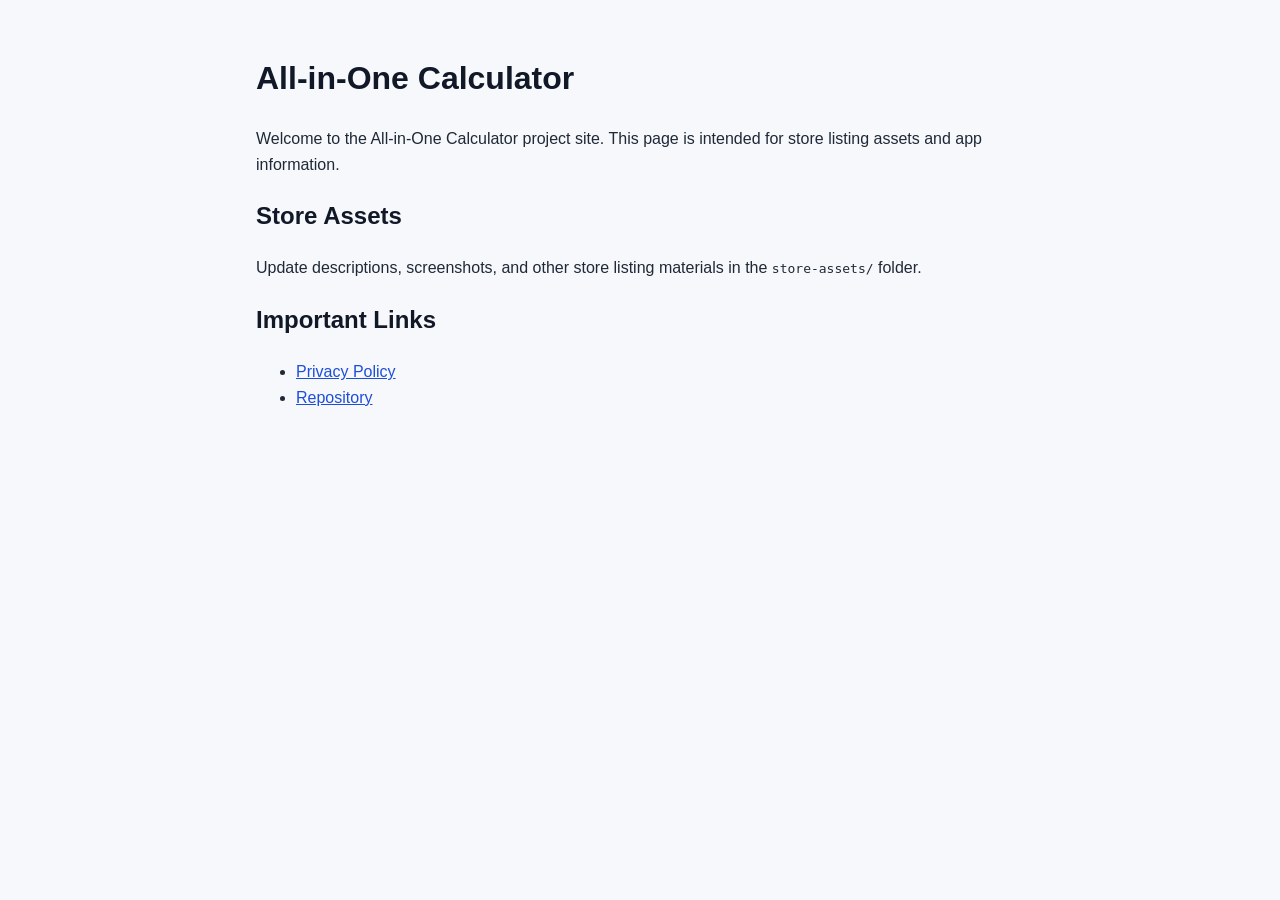
<file: docs/index.html>
<!doctype html>
<html lang="en">
<head>
  <meta charset="UTF-8" />
  <meta name="viewport" content="width=device-width, initial-scale=1.0" />
  <title>All-in-One Calculator</title>
  <link rel="stylesheet" href="./styles.css" />
</head>
<body>
  <main class="container">
    <h1>All-in-One Calculator</h1>
    <p>
      Welcome to the All-in-One Calculator project site. This page is intended for
      store listing assets and app information.
    </p>

    <h2>Store Assets</h2>
    <p>
      Update descriptions, screenshots, and other store listing materials in the
      <code>store-assets/</code> folder.
    </p>

    <h2>Important Links</h2>
    <ul>
      <li><a href="./privacy.html">Privacy Policy</a></li>
      <li><a href="https://github.com/HunterPillu/AIO-Calculator">Repository</a></li>
    </ul>
  </main>
</body>
</html>
</file>
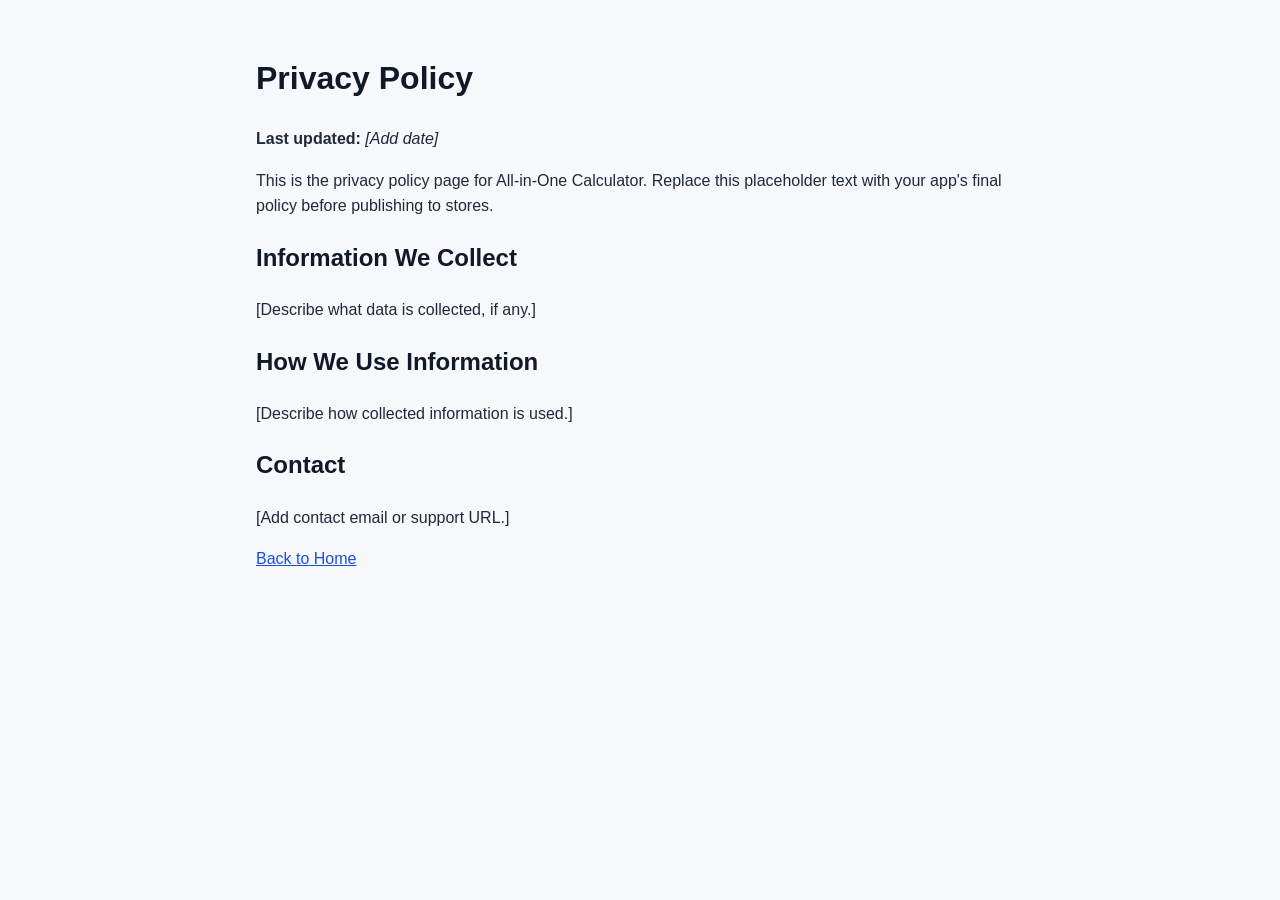
<file: docs/privacy.html>
<!doctype html>
<html lang="en">
<head>
  <meta charset="UTF-8" />
  <meta name="viewport" content="width=device-width, initial-scale=1.0" />
  <title>Privacy Policy - All-in-One Calculator</title>
  <link rel="stylesheet" href="./styles.css" />
</head>
<body>
  <main class="container">
    <h1>Privacy Policy</h1>
    <p><strong>Last updated:</strong> <em>[Add date]</em></p>

    <p>
      This is the privacy policy page for All-in-One Calculator. Replace this
      placeholder text with your app's final policy before publishing to stores.
    </p>

    <h2>Information We Collect</h2>
    <p>[Describe what data is collected, if any.]</p>

    <h2>How We Use Information</h2>
    <p>[Describe how collected information is used.]</p>

    <h2>Contact</h2>
    <p>[Add contact email or support URL.]</p>

    <p><a href="./index.html">Back to Home</a></p>
  </main>
</body>
</html>
</file>
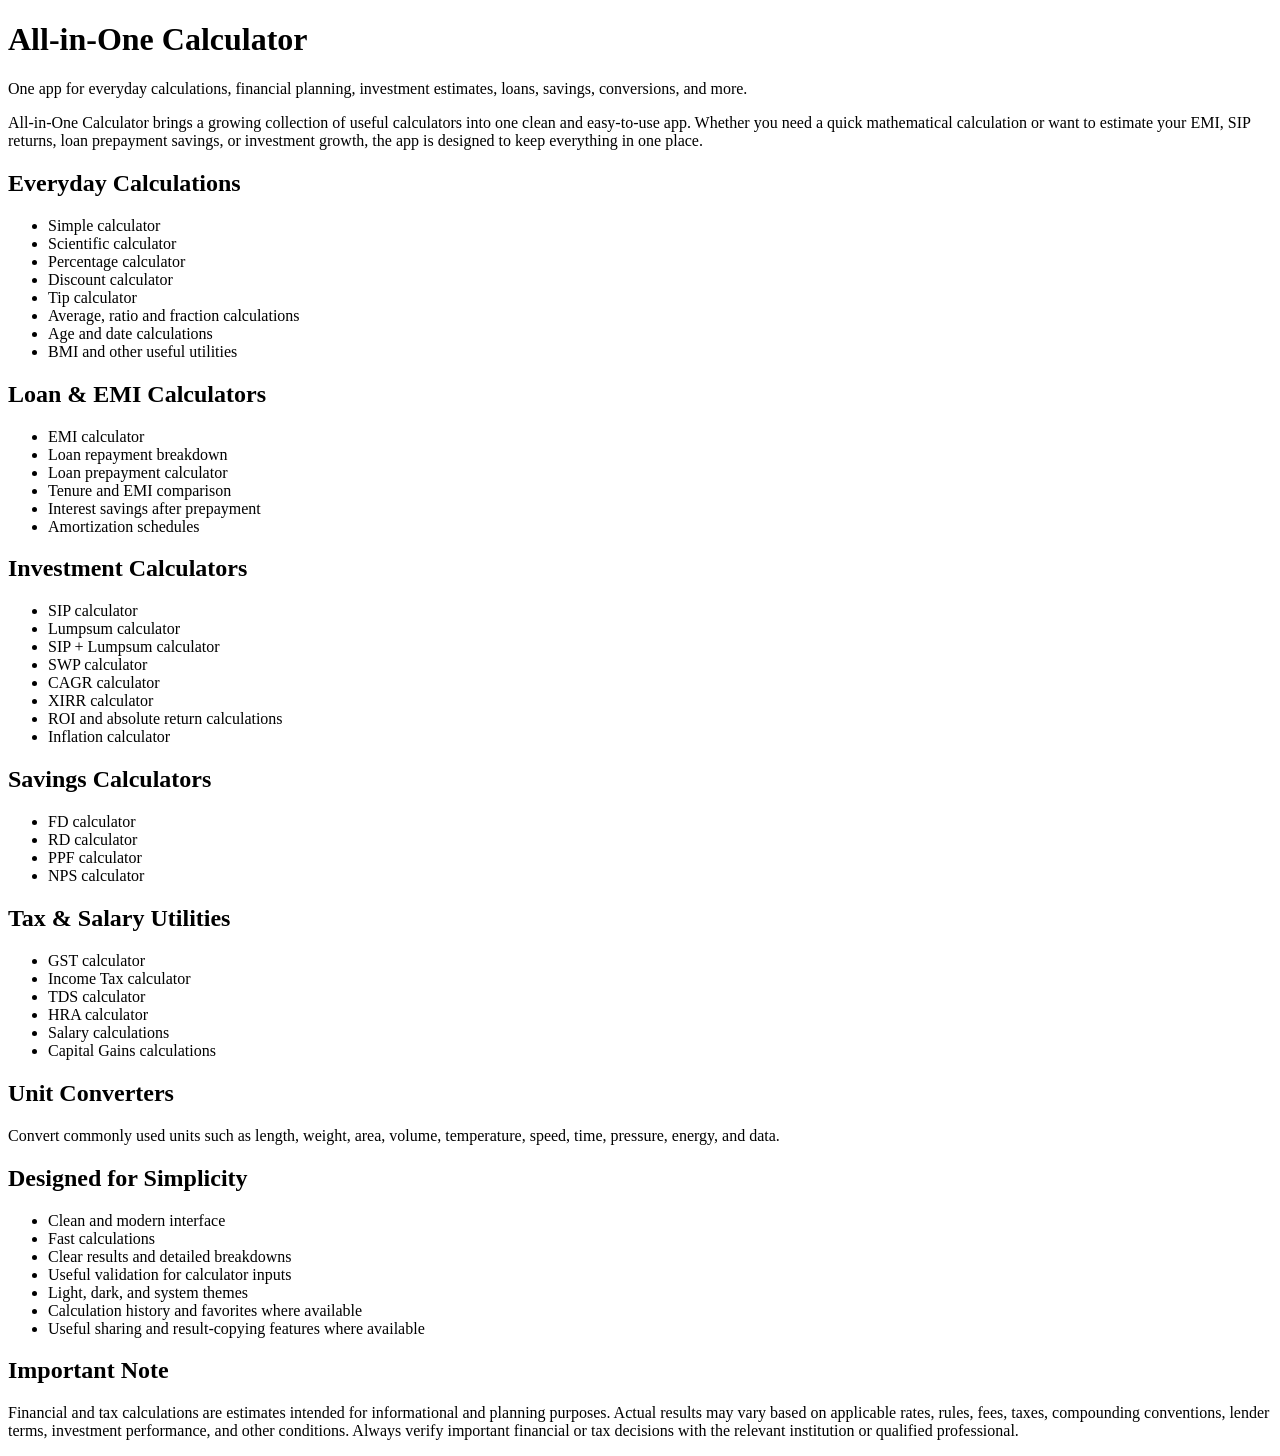
<file: store-assets/long_description.html>
<!doctype html>
<html lang="en">
<head>
  <meta charset="utf-8">
  <meta name="viewport" content="width=device-width, initial-scale=1">
  <title>All-in-One Calculator - Long Description</title>
</head>
<body>
  <h1>All-in-One Calculator</h1>

  <p>One app for everyday calculations, financial planning, investment estimates, loans, savings, conversions, and more.</p>

  <p>All-in-One Calculator brings a growing collection of useful calculators into one clean and easy-to-use app. Whether you need a quick mathematical calculation or want to estimate your EMI, SIP returns, loan prepayment savings, or investment growth, the app is designed to keep everything in one place.</p>

  <h2>Everyday Calculations</h2>
  <ul>
    <li>Simple calculator</li>
    <li>Scientific calculator</li>
    <li>Percentage calculator</li>
    <li>Discount calculator</li>
    <li>Tip calculator</li>
    <li>Average, ratio and fraction calculations</li>
    <li>Age and date calculations</li>
    <li>BMI and other useful utilities</li>
  </ul>

  <h2>Loan & EMI Calculators</h2>
  <ul>
    <li>EMI calculator</li>
    <li>Loan repayment breakdown</li>
    <li>Loan prepayment calculator</li>
    <li>Tenure and EMI comparison</li>
    <li>Interest savings after prepayment</li>
    <li>Amortization schedules</li>
  </ul>

  <h2>Investment Calculators</h2>
  <ul>
    <li>SIP calculator</li>
    <li>Lumpsum calculator</li>
    <li>SIP + Lumpsum calculator</li>
    <li>SWP calculator</li>
    <li>CAGR calculator</li>
    <li>XIRR calculator</li>
    <li>ROI and absolute return calculations</li>
    <li>Inflation calculator</li>
  </ul>

  <h2>Savings Calculators</h2>
  <ul>
    <li>FD calculator</li>
    <li>RD calculator</li>
    <li>PPF calculator</li>
    <li>NPS calculator</li>
  </ul>

  <h2>Tax & Salary Utilities</h2>
  <ul>
    <li>GST calculator</li>
    <li>Income Tax calculator</li>
    <li>TDS calculator</li>
    <li>HRA calculator</li>
    <li>Salary calculations</li>
    <li>Capital Gains calculations</li>
  </ul>

  <h2>Unit Converters</h2>
  <p>Convert commonly used units such as length, weight, area, volume, temperature, speed, time, pressure, energy, and data.</p>

  <h2>Designed for Simplicity</h2>
  <ul>
    <li>Clean and modern interface</li>
    <li>Fast calculations</li>
    <li>Clear results and detailed breakdowns</li>
    <li>Useful validation for calculator inputs</li>
    <li>Light, dark, and system themes</li>
    <li>Calculation history and favorites where available</li>
    <li>Useful sharing and result-copying features where available</li>
  </ul>

  <h2>Important Note</h2>
  <p>Financial and tax calculations are estimates intended for informational and planning purposes. Actual results may vary based on applicable rates, rules, fees, taxes, compounding conventions, lender terms, investment performance, and other conditions. Always verify important financial or tax decisions with the relevant institution or qualified professional.</p>
</body>
</html>
</file>
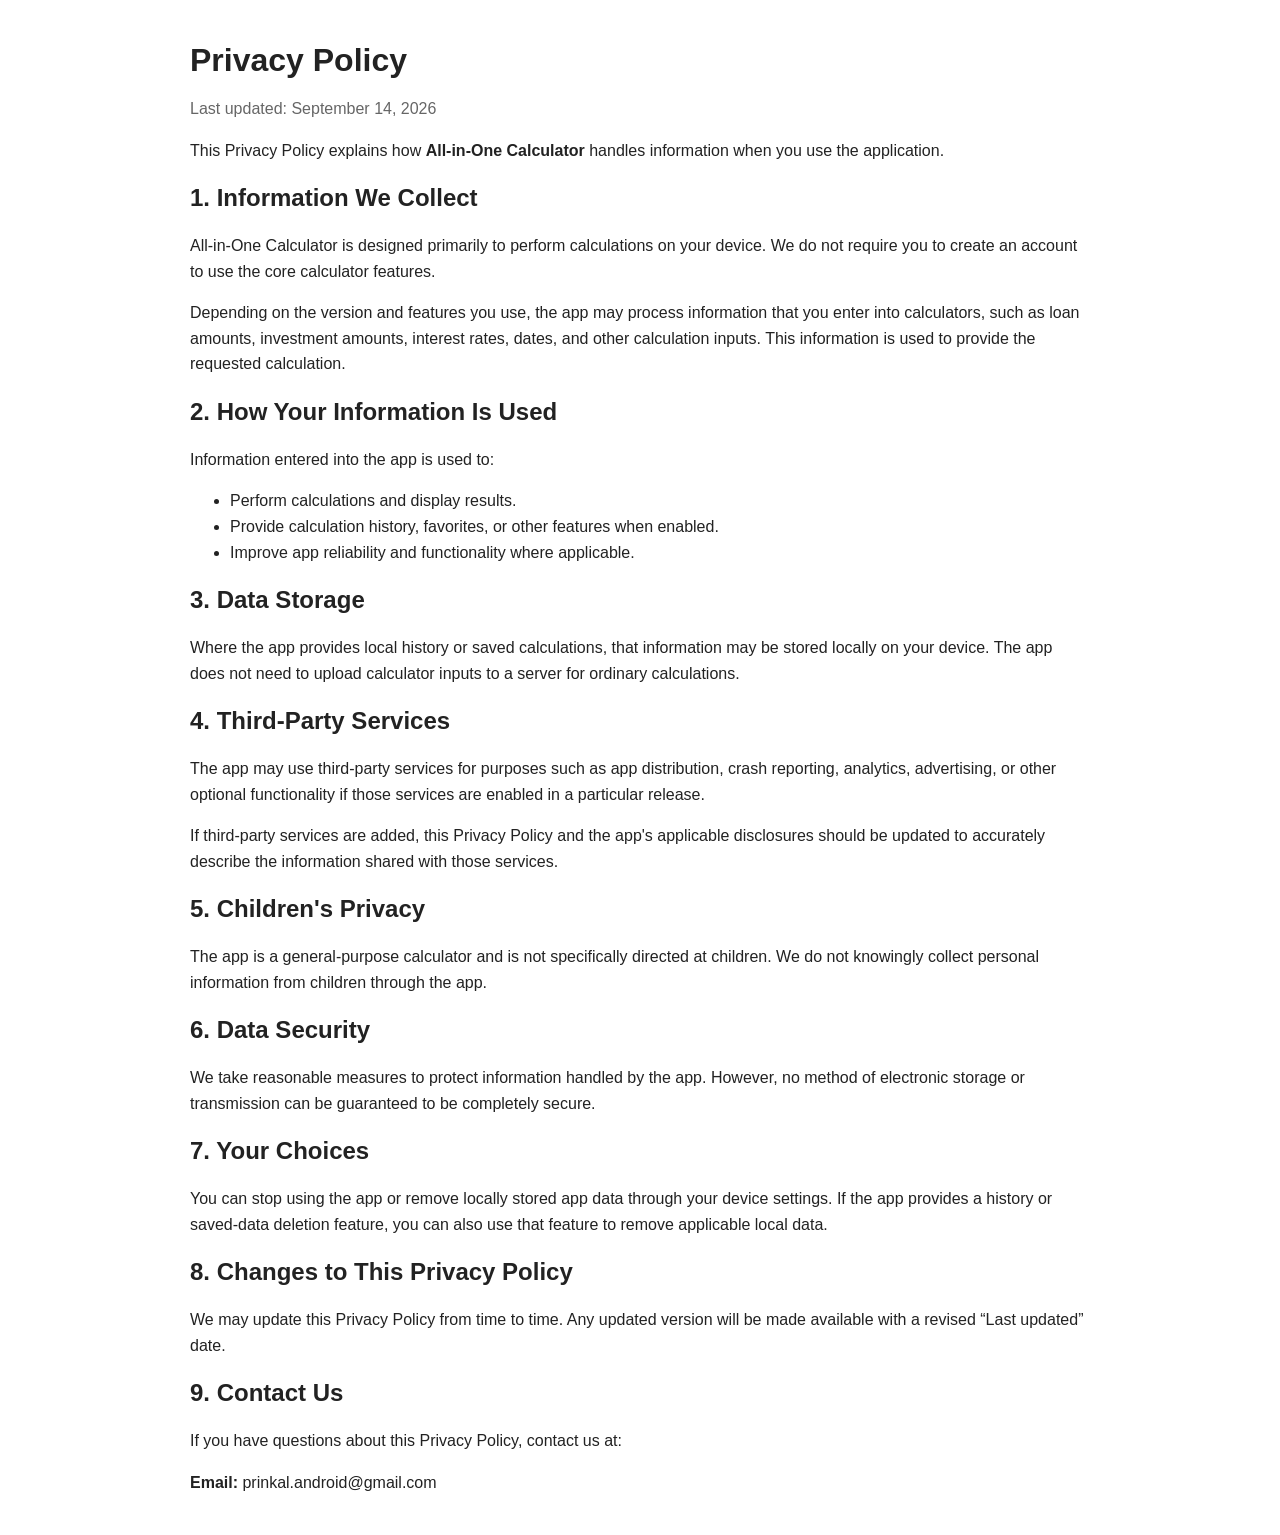
<file: store-assets/privacy_policy.html>
<!doctype html>
<html lang="en">
<head>
    <meta charset="utf-8">
    <meta name="viewport" content="width=device-width, initial-scale=1">
    <title>Privacy Policy - All-in-One Calculator</title>
    <style>
        body{font-family:Arial,sans-serif;line-height:1.6;max-width:900px;margin:40px auto;padding:0 20px;color:#222}
        h1,h2{line-height:1.25} h1{margin-bottom:4px} .date{color:#666}
    </style>
</head>
<body>
<h1>Privacy Policy</h1>
<p class="date">Last updated: September 14, 2026</p>

<p>This Privacy Policy explains how <strong>All-in-One Calculator</strong> handles information when you use the application.</p>

<h2>1. Information We Collect</h2>
<p>All-in-One Calculator is designed primarily to perform calculations on your device. We do not require you to create an account to use the core calculator features.</p>
<p>Depending on the version and features you use, the app may process information that you enter into calculators, such as loan amounts, investment amounts, interest rates, dates, and other calculation inputs. This information is used to provide the requested calculation.</p>

<h2>2. How Your Information Is Used</h2>
<p>Information entered into the app is used to:</p>
<ul>
    <li>Perform calculations and display results.</li>
    <li>Provide calculation history, favorites, or other features when enabled.</li>
    <li>Improve app reliability and functionality where applicable.</li>
</ul>

<h2>3. Data Storage</h2>
<p>Where the app provides local history or saved calculations, that information may be stored locally on your device. The app does not need to upload calculator inputs to a server for ordinary calculations.</p>

<h2>4. Third-Party Services</h2>
<p>The app may use third-party services for purposes such as app distribution, crash reporting, analytics, advertising, or other optional functionality if those services are enabled in a particular release.</p>
<p>If third-party services are added, this Privacy Policy and the app's applicable disclosures should be updated to accurately describe the information shared with those services.</p>

<h2>5. Children's Privacy</h2>
<p>The app is a general-purpose calculator and is not specifically directed at children. We do not knowingly collect personal information from children through the app.</p>

<h2>6. Data Security</h2>
<p>We take reasonable measures to protect information handled by the app. However, no method of electronic storage or transmission can be guaranteed to be completely secure.</p>

<h2>7. Your Choices</h2>
<p>You can stop using the app or remove locally stored app data through your device settings. If the app provides a history or saved-data deletion feature, you can also use that feature to remove applicable local data.</p>

<h2>8. Changes to This Privacy Policy</h2>
<p>We may update this Privacy Policy from time to time. Any updated version will be made available with a revised “Last updated” date.</p>

<h2>9. Contact Us</h2>
<p>If you have questions about this Privacy Policy, contact us at:</p>
<p><strong>Email:</strong> prinkal.android@gmail.com</p>

</body>
</html>
</file>
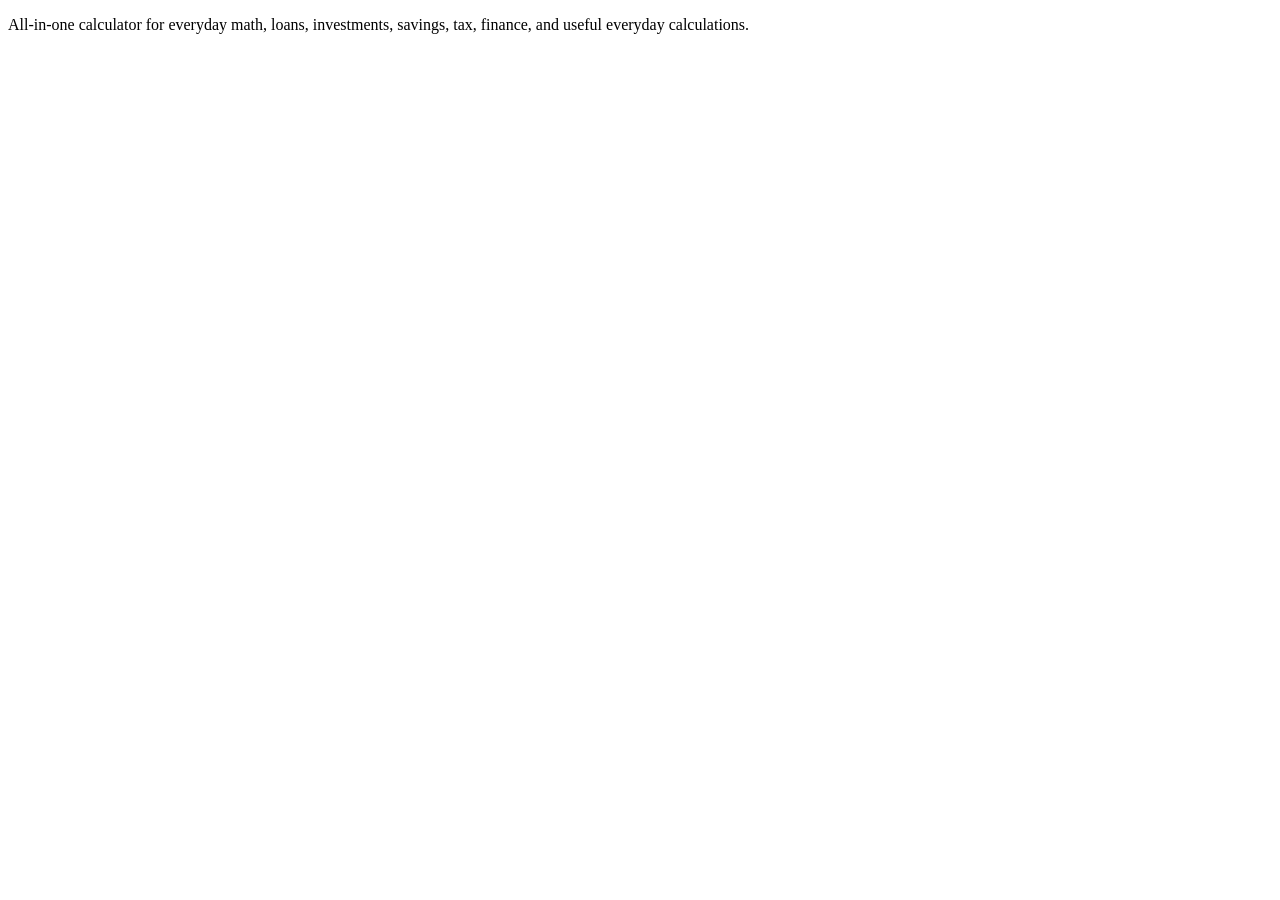
<file: store-assets/short_description.html>
<!doctype html>
<html lang="en">
<head><meta charset="utf-8"><title>All-in-One Calculator - Short Description</title></head>
<body>
  <p>All-in-one calculator for everyday math, loans, investments, savings, tax, finance, and useful everyday calculations.</p>
</body>
</html>
</file>
<file: docs/styles.css>
* {
  box-sizing: border-box;
}

body {
  margin: 0;
  font-family: Arial, sans-serif;
  background: #f7f8fb;
  color: #1f2937;
}

.container {
  max-width: 800px;
  margin: 0 auto;
  padding: 32px 16px;
  line-height: 1.6;
}

h1,
h2 {
  color: #111827;
}

a {
  color: #1d4ed8;
}
</file>
